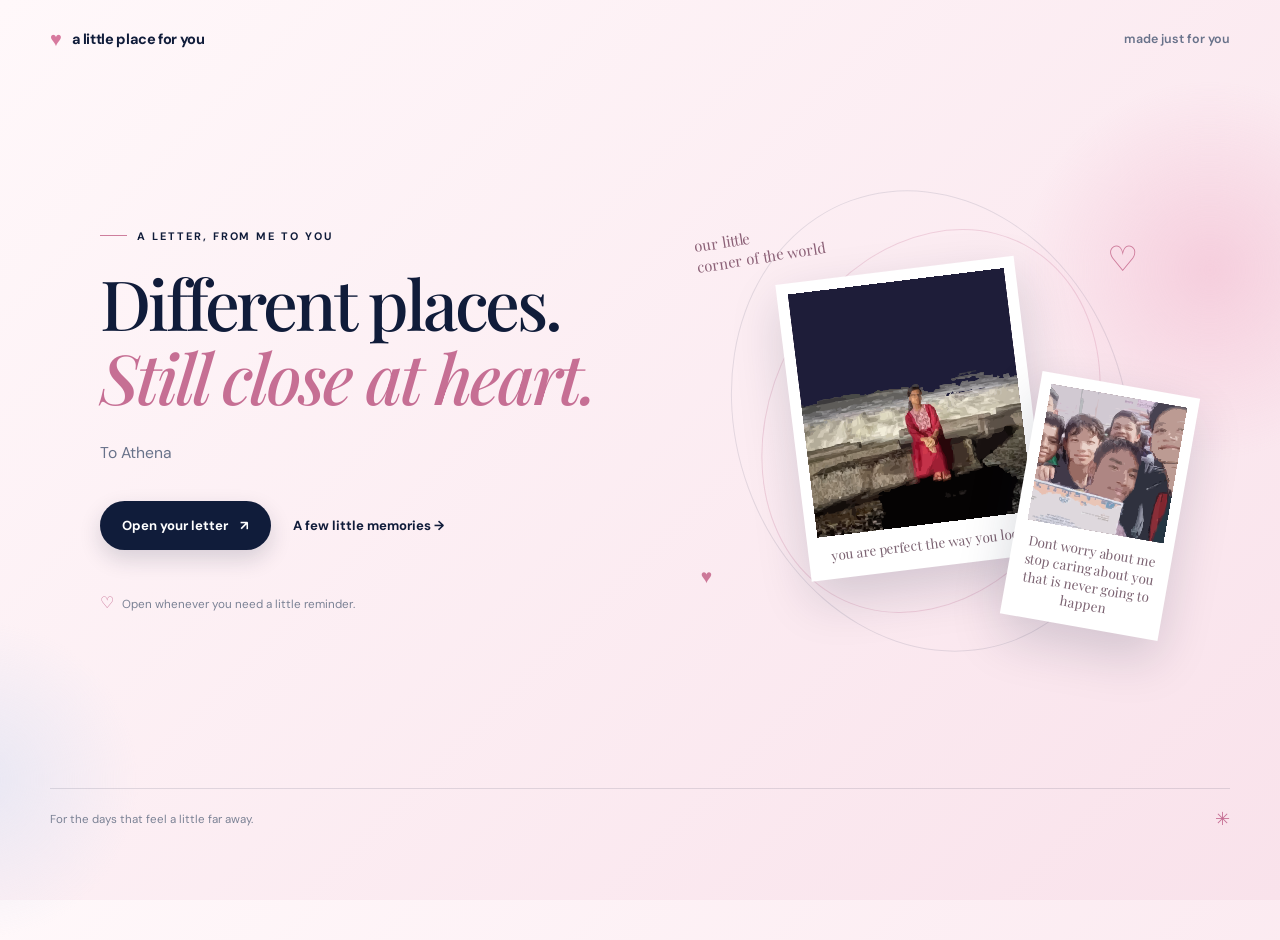
<file: index.html>
<!doctype html>
<html lang="en">
<head>
  <meta charset="utf-8">
  <meta name="viewport" content="width=device-width, initial-scale=1">
  <meta name="theme-color" content="#101c3a">
  <meta name="description" content="A little digital letter made with love.">
  <title>A Little Place for You</title>
  <link rel="preconnect" href="https://fonts.googleapis.com">
  <link rel="preconnect" href="https://fonts.gstatic.com" crossorigin>
  <link href="https://fonts.googleapis.com/css2?family=DM+Sans:wght@400;500;600;700&family=Playfair+Display:wght@400;500;600;700&display=swap" rel="stylesheet">
  <link rel="stylesheet" href="assets/css/styles.css">
  <script src="assets/js/main.js" defer></script>
</head>
<body class="page-cover">
  <div class="ambient ambient-one" aria-hidden="true"></div>
  <div class="ambient ambient-two" aria-hidden="true"></div>
  <header class="site-header">
    <a class="wordmark" href="index.html" aria-label="Home"><span class="wordmark-heart">♥</span> a little place for you</a>
    <span class="header-note">made just for you</span>
  </header>

  <main class="cover-layout">
    <section class="cover-copy">
      <p class="eyebrow"><span class="eyebrow-line"></span> A LETTER, FROM ME TO YOU</p>
      <h1>Different places.<br><em>Still close at heart.</em></h1>
      <p class="cover-intro">To Athena </p>
      <div class="cover-actions">
        <a class="button button-primary" href="pages/letter.html">Open your letter <span aria-hidden="true">↗</span></a>
        <a class="text-link" href="pages/memories.html">A few little memories <span aria-hidden="true">→</span></a>
      </div>
      <p class="tiny-note"><span aria-hidden="true">♡</span> Open whenever you need a little reminder.</p>
    </section>

    <section class="cover-art" aria-label="A photo from your memories">
      <div class="orbit orbit-one"></div><div class="orbit orbit-two"></div>
      <figure class="polaroid polaroid-main">
        <img src="assets/images/photos/photo-01.svg" alt="Replace with a favourite photo">
        <figcaption>you are perfect the way you look </figcaption>
      </figure>
      <figure class="polaroid polaroid-small">
        <img src="assets/images/photos/photo-02.svg" alt="Replace with another favourite photo">
        <figcaption>Dont worry about me stop caring about you that is never going to happen</figcaption>
      </figure>
      <span class="floating-heart heart-one" aria-hidden="true">♡</span>
      <span class="floating-heart heart-two" aria-hidden="true">♥</span>
      <span class="art-note">our little<br>corner of the world</span>
    </section>
  </main>

  <footer class="site-footer">
    <span>For the days that feel a little far away.</span>
    <span class="footer-star" aria-hidden="true">✳</span>
  </footer>
</body>
</html>
</file>
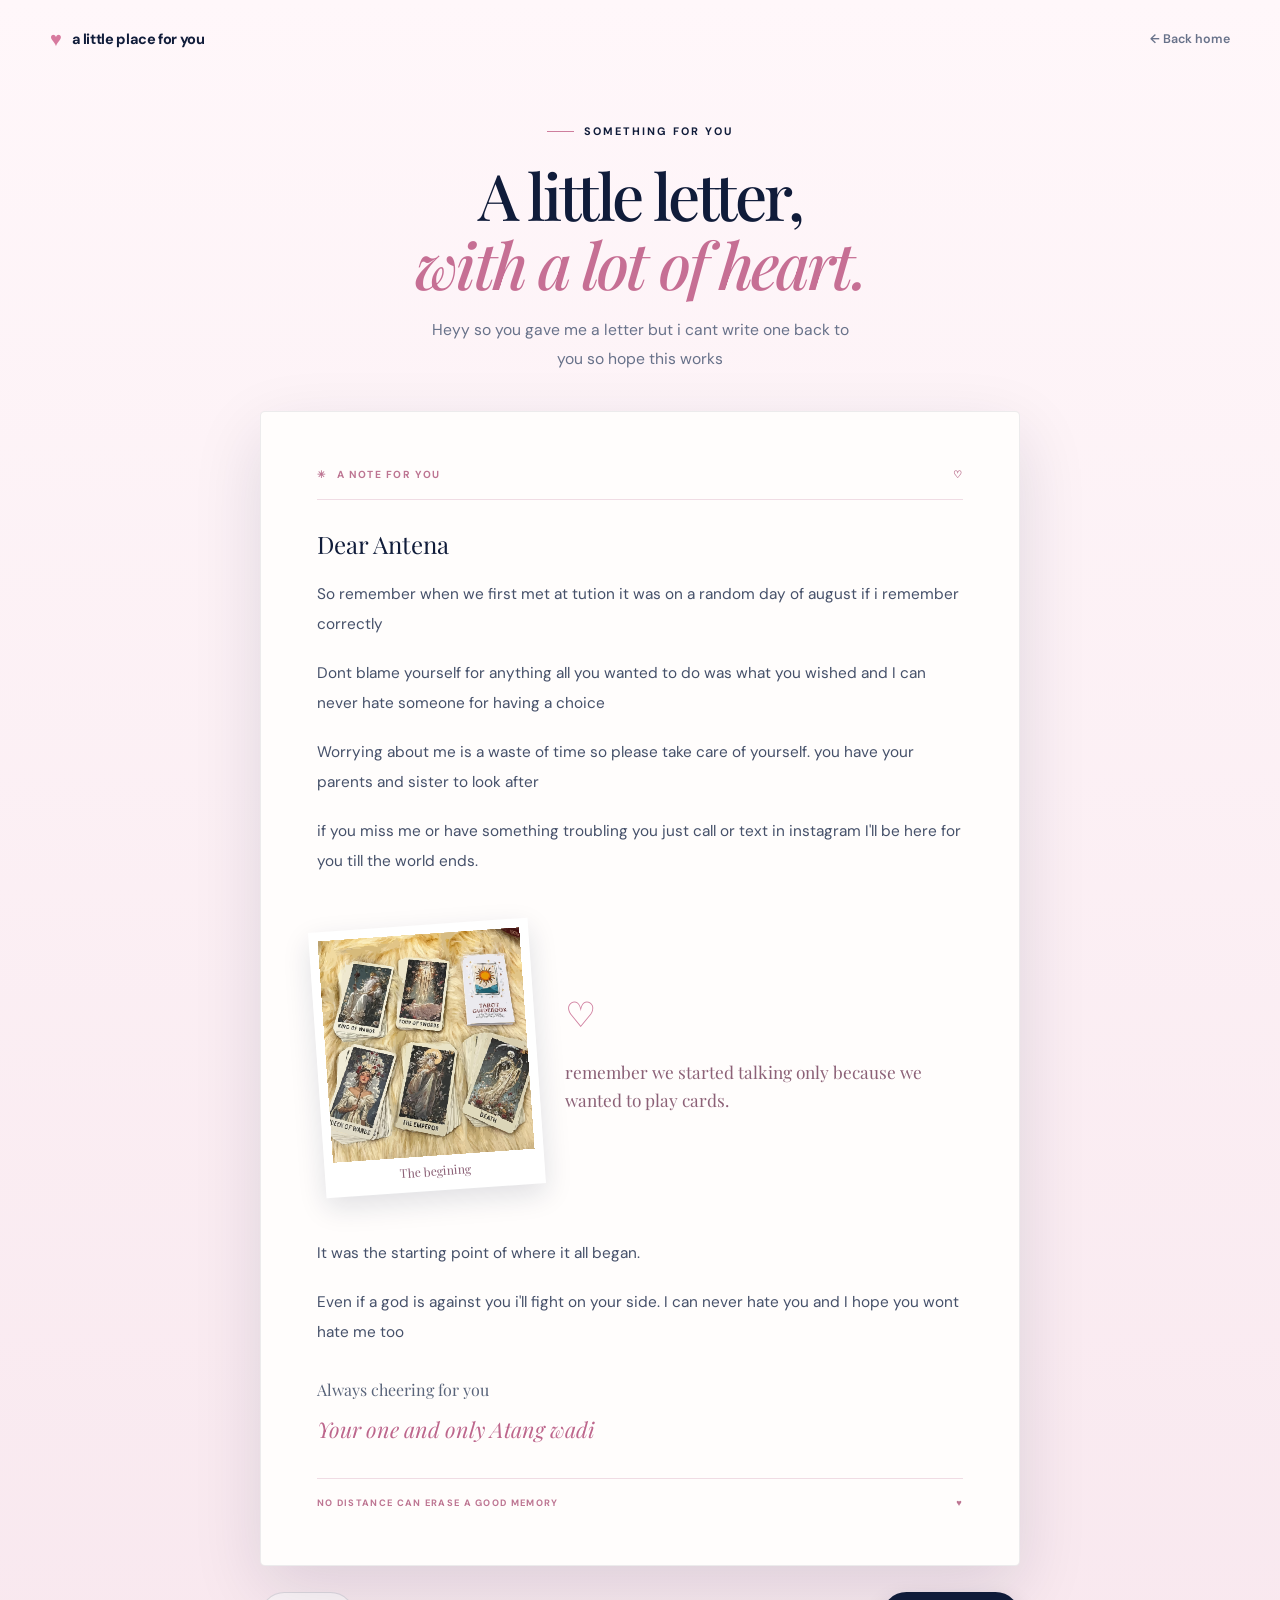
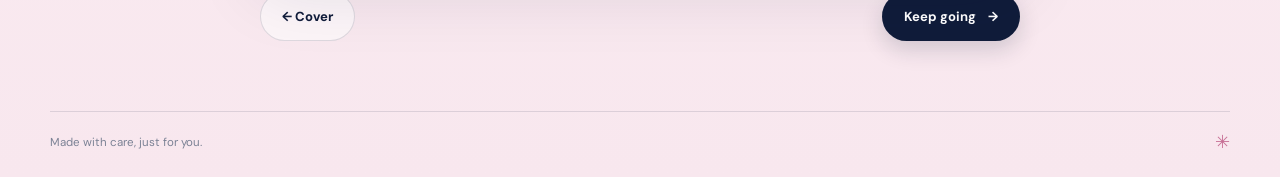
<file: pages/letter.html>
<!doctype html>
<html lang="en">
<head>
  <meta charset="utf-8">
  <meta name="viewport" content="width=device-width, initial-scale=1">
  <meta name="theme-color" content="#101c3a">
  <title>Your Letter · A Little Place for You</title>
  <link rel="preconnect" href="https://fonts.googleapis.com">
  <link rel="preconnect" href="https://fonts.gstatic.com" crossorigin>
  <link href="https://fonts.googleapis.com/css2?family=DM+Sans:wght@400;500;600;700&family=Playfair+Display:wght@400;500;600;700&display=swap" rel="stylesheet">
  <link rel="stylesheet" href="../assets/css/styles.css">
  <script src="../assets/js/main.js" defer></script>
  <script src="../assets/js/letter.js" defer></script>
</head>
<body class="page-inner">
  <header class="site-header">
    <a class="wordmark" href="../index.html"><span class="wordmark-heart">♥</span> a little place for you</a>
    <a class="header-back" href="../index.html">← Back home</a>
  </header>

  <main class="letter-page">
    <div class="page-heading">
      <p class="eyebrow"><span class="eyebrow-line"></span> SOMETHING FOR YOU</p>
      <h1>A little letter,<br><em>with a lot of heart.</em></h1>
      <p class="page-subtitle"> Heyy so you gave me a letter but i cant write one back to you so hope this works </p>
    </div>

    <article class="letter-paper">
      <div class="paper-topline"><span>✳ &nbsp; A NOTE FOR YOU</span><span>♡</span></div>
      <p class="letter-greeting">Dear Antena </p>
      <div class="letter-content">
        <p>So remember when we first met at tution it was on a random day of august if i remember correctly </p>
        <p>Dont blame yourself for anything all you wanted to do was what you wished and I can never hate someone for having a choice </p>
        <p>Worrying about me is a waste of time so please take care of yourself. you have your parents and sister to look after </p>
        <p>if you miss me or have something troubling you just call or text in instagram I'll be here for you till the world ends.</p>
      </div>
      <div class="letter-photo-row">
        <figure class="photo-card photo-card-tilt">
          <img src="../assets/images/photos/photo-03.svg" alt="Replace with a photo that means something to you both">
          <figcaption>The begining </figcaption>
        </figure>
        <div class="photo-side-note"><span class="big-heart">♡</span><p>remember we started talking only because we wanted to play cards. </p></div>
      </div>
      <div class="letter-content">
        <p>It was the starting point of where it all began.</p>
        <p>Even if a god is against you i'll fight on your side. I can never hate you and I hope you wont hate me too </p>
      </div>
      <p class="letter-signoff"> Always cheering for you <br><span>Your one and only Atang wadi</span></p>
      <div class="paper-bottomline"><span>NO DISTANCE CAN ERASE A GOOD MEMORY</span><span>♥</span></div>
    </article>

    <nav class="page-navigation" aria-label="More pages">
      <a class="button button-secondary" href="../index.html">← Cover</a>
      <a class="button button-primary" href="memories.html">Keep going <span aria-hidden="true">→</span></a>
    </nav>
  </main>

  <footer class="site-footer inner-footer"><span>Made with care, just for you.</span><span class="footer-star" aria-hidden="true">✳</span></footer>
</body>
</html>
</file>
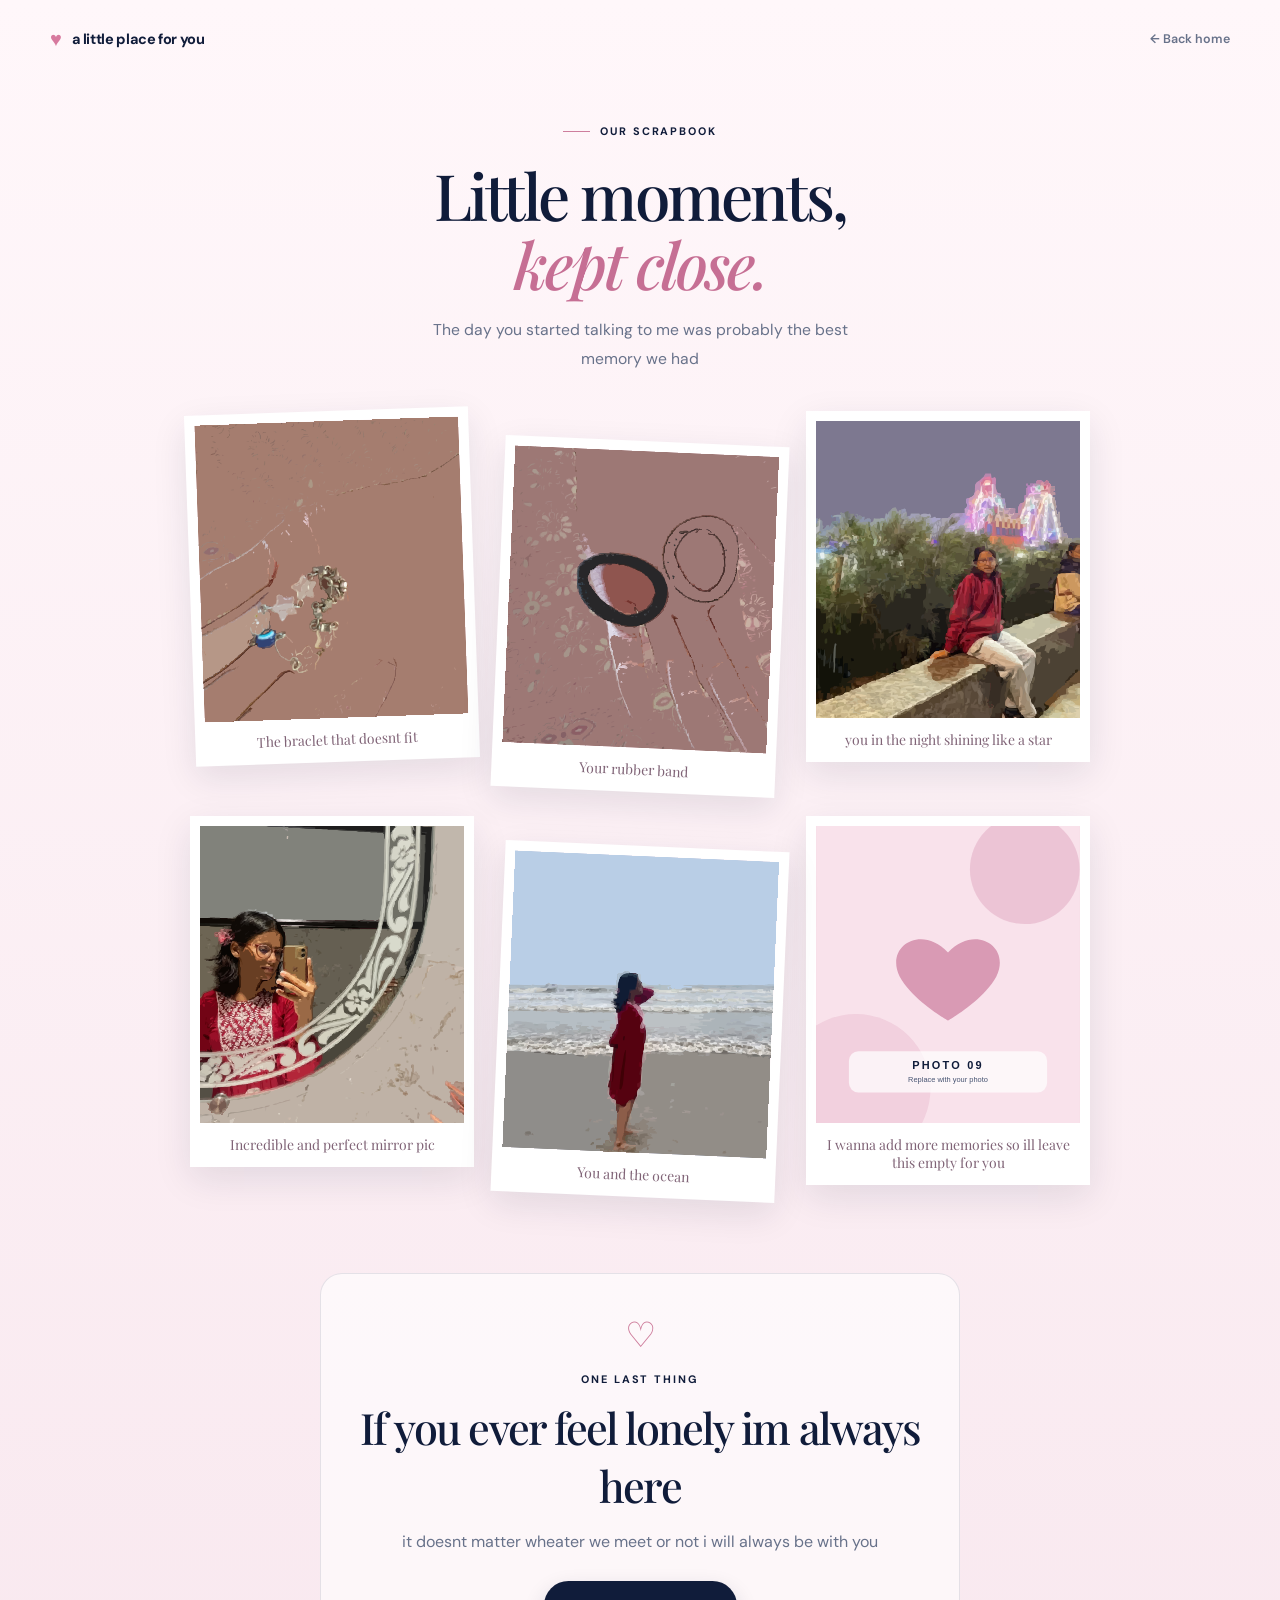
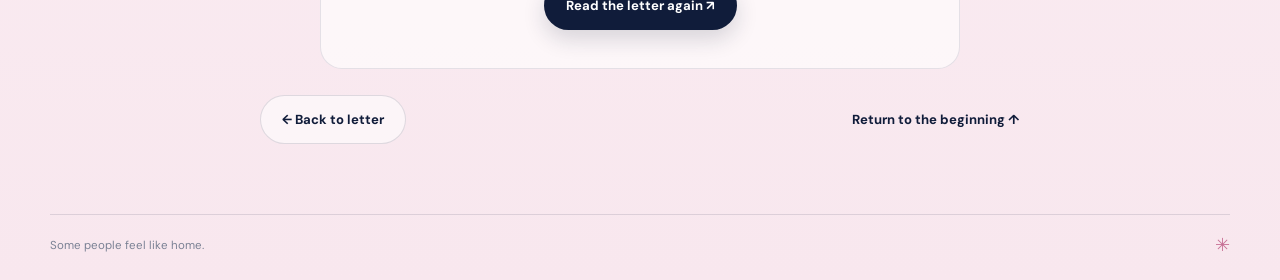
<file: pages/memories.html>
<!doctype html>
<html lang="en">
<head>
  <meta charset="utf-8">
  <meta name="viewport" content="width=device-width, initial-scale=1">
  <meta name="theme-color" content="#101c3a">
  <title>Little Memories · A Little Place for You</title>
  <link rel="preconnect" href="https://fonts.googleapis.com">
  <link rel="preconnect" href="https://fonts.gstatic.com" crossorigin>
  <link href="https://fonts.googleapis.com/css2?family=DM+Sans:wght@400;500;600;700&family=Playfair+Display:wght@400;500;600;700&display=swap" rel="stylesheet">
  <link rel="stylesheet" href="../assets/css/styles.css">
  <script src="../assets/js/main.js" defer></script>
  <script src="../assets/js/gallery.js" defer></script>
</head>
<body class="page-inner">
  <header class="site-header">
    <a class="wordmark" href="../index.html"><span class="wordmark-heart">♥</span> a little place for you</a>
    <a class="header-back" href="../index.html">← Back home</a>
  </header>

  <main class="memories-page">
    <div class="page-heading">
      <p class="eyebrow"><span class="eyebrow-line"></span> OUR SCRAPBOOK</p>
      <h1>Little moments,<br><em>kept close.</em></h1>
      <p class="page-subtitle">The day you started talking to me was probably the best memory we had </p>
    </div>

    <section class="memory-grid" aria-label="Photo memories">
      <figure class="memory-card memory-tall">
        <img src="../assets/images/photos/photo-04.svg" alt="Memory photo 4">
        <figcaption>The braclet that doesnt fit </figcaption>
      </figure>
      <figure class="memory-card memory-offset">
        <img src="../assets/images/photos/photo-05.svg" alt="Memory photo 5">
        <figcaption>Your rubber band</figcaption>
      </figure>
      <figure class="memory-card">
        <img src="../assets/images/photos/photo-06.svg" alt="Memory photo 6">
        <figcaption>you in the night shining like a star</figcaption>
      </figure>
      <figure class="memory-card memory-wide">
        <img src="../assets/images/photos/photo-07.svg" alt="Memory photo 7">
        <figcaption>Incredible and perfect mirror pic</figcaption>
      </figure>
      <figure class="memory-card memory-offset">
        <img src="../assets/images/photos/photo-08.svg" alt="Memory photo 8">
        <figcaption>You and the ocean </figcaption>
      </figure>
      <figure class="memory-card">
        <img src="../assets/images/photos/photo-09.svg" alt="Memory photo 9">
        <figcaption>I wanna add more memories so ill leave this empty for you </figcaption>
      </figure>
    </section>

    <section class="closing-note">
      <span class="closing-heart" aria-hidden="true">♡</span>
      <p class="eyebrow">ONE LAST THING</p>
      <h2>If you ever feel lonely im always here </h2>
      <p>it doesnt matter wheater we meet or not i will always be with you </p>
      <a class="button button-primary" href="letter.html">Read the letter again ↗</a>
    </section>

    <div class="page-navigation">
      <a class="button button-secondary" href="letter.html">← Back to letter</a>
      <a class="text-link" href="../index.html">Return to the beginning ↑</a>
    </div>
  </main>

  <footer class="site-footer inner-footer"><span>Some people feel like home.</span><span class="footer-star" aria-hidden="true">✳</span></footer>
</body>
</html>
</file>
<file: assets/css/styles.css>
/* =========================================================
   A LITTLE PLACE FOR YOU — shared design system
   Palette: midnight navy + baby pink
   ========================================================= */
:root {
  color-scheme: light;
  --navy: #101c3a;
  --navy-soft: #1d2d52;
  --pink: #f7d5e1;
  --pink-strong: #eaa9c1;
  --pink-pale: #fff4f7;
  --paper: #fffdfc;
  --ink-muted: #68728a;
  --line: rgba(16, 28, 58, .13);
  --serif: "Playfair Display", Georgia, serif;
  --sans: "DM Sans", Arial, sans-serif;
  --radius: 22px;
  --shadow: 0 24px 70px rgba(16, 28, 58, .12);
}
* { box-sizing: border-box; }
html { scroll-behavior: smooth; }
body {
  margin: 0; min-height: 100vh; color: var(--navy); background: var(--pink-pale);
  font-family: var(--sans); -webkit-font-smoothing: antialiased;
}
a { color: inherit; text-decoration: none; }
img { display: block; max-width: 100%; }
button, a { -webkit-tap-highlight-color: transparent; }
::selection { color: var(--navy); background: var(--pink); }
.site-header {
  width: min(1180px, calc(100% - 48px)); margin: 0 auto; padding: 26px 0;
  display: flex; align-items: center; justify-content: space-between; gap: 16px;
}
.wordmark { display: inline-flex; align-items: center; gap: 10px; font-size: .91rem; font-weight: 700; letter-spacing: -.025em; }
.wordmark-heart { color: #d7799e; font-size: 1.25rem; }
.header-note, .header-back { color: var(--ink-muted); font-size: .78rem; font-weight: 600; }
.header-back:hover, .text-link:hover { color: #bd668c; }
.page-cover { position: relative; overflow: hidden; background: linear-gradient(135deg, #fff8fa 0%, #f9e2eb 100%); }
.ambient { position: absolute; border-radius: 50%; pointer-events: none; filter: blur(2px); opacity: .6; }
.ambient-one { width: 380px; height: 380px; right: -120px; top: 80px; background: radial-gradient(circle, #f2bdd1 0%, transparent 70%); }
.ambient-two { width: 320px; height: 320px; left: -180px; bottom: -40px; background: radial-gradient(circle, #dbe2f3 0%, transparent 70%); }
.cover-layout {
  position: relative; width: min(1080px, calc(100% - 48px)); min-height: min(710px, calc(100vh - 150px));
  margin: 0 auto; display: grid; grid-template-columns: 1.04fr .96fr; align-items: center; gap: 44px; padding: 44px 0 68px;
}
.cover-copy { z-index: 1; padding: 14px 0; }
.eyebrow { display: flex; align-items: center; gap: 10px; margin: 0 0 22px; font-size: .68rem; font-weight: 700; letter-spacing: .18em; }
.eyebrow-line { display: inline-block; width: 27px; height: 1px; background: #ce7e9d; }
h1, h2 { font-family: var(--serif); font-weight: 500; letter-spacing: -.045em; }
.cover-copy h1, .page-heading h1 { margin: 0; font-size: clamp(2.8rem, 5.4vw, 5.1rem); line-height: 1.08; }
h1 em, h2 em { color: #c66f94; font-weight: 500; }
.cover-intro, .page-subtitle { max-width: 440px; min-height: 26px; margin: 24px 0 0; color: #68728a; font-size: .98rem; line-height: 1.85; }
.cover-actions { display: flex; align-items: center; flex-wrap: wrap; gap: 22px; margin-top: 34px; }
.button { display: inline-flex; align-items: center; justify-content: center; gap: 12px; min-height: 49px; padding: 0 21px; border: 1px solid transparent; border-radius: 999px; font-family: var(--sans); font-size: .82rem; font-weight: 700; transition: transform .2s ease, box-shadow .2s ease, background .2s ease; cursor: pointer; }
.button:hover { transform: translateY(-2px); }
.button-primary { color: white; background: var(--navy); box-shadow: 0 9px 22px rgba(16, 28, 58, .16); }
.button-primary:hover { background: #24365e; box-shadow: 0 12px 26px rgba(16, 28, 58, .2); }
.button-secondary { border-color: var(--line); background: rgba(255,255,255,.55); }
.text-link { font-size: .82rem; font-weight: 700; transition: color .2s ease; }
.tiny-note { margin: 42px 0 0; color: #7b8295; font-size: .73rem; }
.tiny-note span { color: #c66f94; font-size: 1rem; margin-right: 5px; }
.cover-art { position: relative; min-height: 480px; display: grid; place-items: center; }
.orbit { position: absolute; border: 1px solid rgba(16, 28, 58, .1); border-radius: 50%; transform: rotate(-20deg); }
.orbit-one { width: 390px; height: 470px; }
.orbit-two { width: 320px; height: 400px; transform: rotate(28deg); border-color: rgba(198,111,148,.24); }
.polaroid { position: absolute; width: 240px; margin: 0; padding: 11px 11px 15px; background: white; box-shadow: 0 20px 50px rgba(16,28,58,.17); }
.polaroid img { width: 100%; aspect-ratio: 4 / 4.5; object-fit: cover; background: #f5dce5; }
.polaroid figcaption { min-height: 20px; padding-top: 10px; text-align: center; font-family: var(--serif); font-size: .84rem; color: #7b6271; }
.polaroid-main { z-index: 2; transform: rotate(-7deg) translate(-18px, -4px); }
.polaroid-small { z-index: 3; width: 160px; right: 0; bottom: 32px; transform: rotate(10deg); }
.polaroid-small img { aspect-ratio: 1; }
.floating-heart { position: absolute; z-index: 4; color: #cc7898; animation: float 4s ease-in-out infinite; }
.heart-one { top: 55px; right: 42px; font-size: 2.2rem; }
.heart-two { left: 18px; bottom: 72px; font-size: 1.2rem; animation-delay: -1.7s; }
.art-note { position: absolute; top: 45px; left: 12px; color: #8b6076; font-family: var(--serif); font-size: .92rem; line-height: 1.4; transform: rotate(-9deg); }
.site-footer { position: relative; width: min(1180px, calc(100% - 48px)); margin: 0 auto; padding: 19px 0 24px; display: flex; justify-content: space-between; align-items: center; border-top: 1px solid rgba(16,28,58,.12); color: #7b8295; font-size: .72rem; }
.footer-star { color: #c66f94; font-size: 1.1rem; }
.page-inner { background: linear-gradient(180deg, #fff7fa 0%, #f8e7ee 100%); }
.letter-page, .memories-page { width: min(900px, calc(100% - 40px)); margin: 0 auto; padding: 34px 0 70px; }
.page-heading { text-align: center; margin: 12px 0 38px; }
.page-heading .eyebrow { justify-content: center; }
.page-heading h1 { font-size: clamp(2.7rem, 5vw, 4.3rem); }
.page-subtitle { margin: 17px auto 0; }
.letter-paper { position: relative; max-width: 760px; margin: 0 auto; padding: clamp(24px, 5vw, 56px); border: 1px solid rgba(16,28,58,.08); border-radius: 5px; background: var(--paper); box-shadow: var(--shadow); }
.paper-topline, .paper-bottomline { display: flex; justify-content: space-between; align-items: center; gap: 12px; color: #bd7592; font-size: .64rem; font-weight: 700; letter-spacing: .14em; }
.paper-topline { padding-bottom: 18px; border-bottom: 1px solid #f0dce4; }
.paper-bottomline { margin-top: 30px; padding-top: 18px; border-top: 1px solid #f0dce4; font-size: .58rem; }
.letter-greeting { margin: 28px 0 20px; color: var(--navy); font-family: var(--serif); font-size: 1.5rem; }
.letter-content p { margin: 0 0 19px; color: #46516a; font-size: .96rem; line-height: 1.95; }
.letter-photo-row { display: grid; grid-template-columns: minmax(150px, 220px) 1fr; align-items: center; gap: 28px; margin: 30px 0; padding: 18px 0; }
.photo-card { margin: 0; padding: 9px 9px 12px; background: white; box-shadow: 0 10px 28px rgba(16,28,58,.13); }
.photo-card-tilt { transform: rotate(-4deg); }
.photo-card img { width: 100%; aspect-ratio: 4 / 4.4; object-fit: cover; }
.photo-card figcaption { min-height: 15px; padding-top: 7px; text-align: center; color: #8b6076; font-family: var(--serif); font-size: .76rem; }
.photo-side-note { color: #8b6076; font-family: var(--serif); font-size: 1.08rem; line-height: 1.6; }
.photo-side-note p { min-height: 26px; }
.big-heart { color: #cf7c9d; font-size: 2.2rem; }
.letter-signoff { margin: 28px 0 0; color: #59647a; font-family: var(--serif); line-height: 1.8; }
.letter-signoff span { display: inline-block; margin-top: 5px; color: #bd668c; font-size: 1.35rem; font-style: italic; }
.page-navigation { display: flex; align-items: center; justify-content: space-between; gap: 14px; max-width: 760px; margin: 26px auto 0; }
.inner-footer { margin-top: 0; }
.memory-grid { display: grid; grid-template-columns: repeat(3, 1fr); align-items: start; gap: 24px; }
.memory-card { min-width: 0; margin: 0; padding: 10px 10px 14px; background: #fff; box-shadow: 0 12px 35px rgba(16,28,58,.1); transition: transform .25s ease, box-shadow .25s ease; cursor: zoom-in; }
.memory-card:hover { transform: translateY(-5px) rotate(0deg); box-shadow: 0 18px 42px rgba(16,28,58,.15); }
.memory-card img { width: 100%; aspect-ratio: 4 / 4.5; object-fit: cover; background: #f5dce5; }
.memory-card figcaption { min-height: 22px; padding: 12px 3px 0; color: #806477; font-family: var(--serif); font-size: .87rem; text-align: center; }
.memory-tall { transform: rotate(-2deg); }
.memory-offset { margin-top: 30px; transform: rotate(2.5deg); }
.memory-wide { grid-column: span 1; }
.closing-note { margin: 76px auto 0; max-width: 640px; padding: 38px 28px; border: 1px solid rgba(16,28,58,.1); border-radius: var(--radius); background: rgba(255,255,255,.62); text-align: center; }
.closing-heart { display: block; margin-bottom: 14px; color: #cc7898; font-size: 2.2rem; }
.closing-note .eyebrow { justify-content: center; margin-bottom: 12px; }
.closing-note h2 { min-height: 25px; margin: 0; font-size: clamp(1.8rem, 4vw, 2.7rem); }
.closing-note > p:not(.eyebrow) { min-height: 24px; margin: 14px auto 24px; color: var(--ink-muted); line-height: 1.8; }
@keyframes float { 0%,100% { transform: translateY(0) rotate(-6deg); } 50% { transform: translateY(-10px) rotate(6deg); } }
@media (max-width: 760px) {
  .site-header { width: calc(100% - 36px); padding: 21px 0; }
  .header-note { display: none; }
  .cover-layout { width: calc(100% - 40px); grid-template-columns: 1fr; gap: 8px; padding: 34px 0 36px; }
  .cover-copy { padding: 10px 0 0; }
  .cover-copy h1 { font-size: clamp(2.8rem, 12vw, 4.1rem); }
  .cover-intro { margin-top: 18px; }
  .cover-actions { gap: 17px; margin-top: 25px; }
  .tiny-note { margin-top: 28px; }
  .cover-art { min-height: 390px; margin-top: 4px; }
  .orbit-one { width: 300px; height: 350px; }
  .orbit-two { width: 255px; height: 315px; }
  .polaroid { width: 200px; }
  .polaroid-small { width: 130px; right: 3%; bottom: 22px; }
  .art-note { top: 25px; left: 0; }
  .heart-one { top: 30px; right: 7%; }
  .site-footer { width: calc(100% - 36px); }
  .letter-page, .memories-page { width: calc(100% - 30px); padding-top: 26px; }
  .page-heading { margin-bottom: 28px; }
  .letter-paper { padding: 25px 21px; }
  .letter-photo-row { grid-template-columns: minmax(110px, 42%) 1fr; gap: 18px; }
  .memory-grid { grid-template-columns: repeat(2, minmax(0, 1fr)); gap: 18px; }
  .memory-offset { margin-top: 22px; }
  .closing-note { margin-top: 52px; padding: 32px 20px; }
}
@media (max-width: 390px) {
  .wordmark { font-size: .8rem; }
  .cover-actions { align-items: flex-start; flex-direction: column; }
  .polaroid { width: 180px; }
  .polaroid-small { width: 116px; }
  .cover-art { min-height: 345px; }
  .memory-grid { gap: 12px; }
  .memory-card { padding: 7px 7px 11px; }
  .memory-card figcaption { font-size: .77rem; }
  .page-navigation { align-items: flex-start; flex-wrap: wrap; }
}
@media (prefers-reduced-motion: reduce) {
  *, *::before, *::after { scroll-behavior: auto !important; animation-duration: .01ms !important; animation-iteration-count: 1 !important; transition-duration: .01ms !important; }
}
</file>
